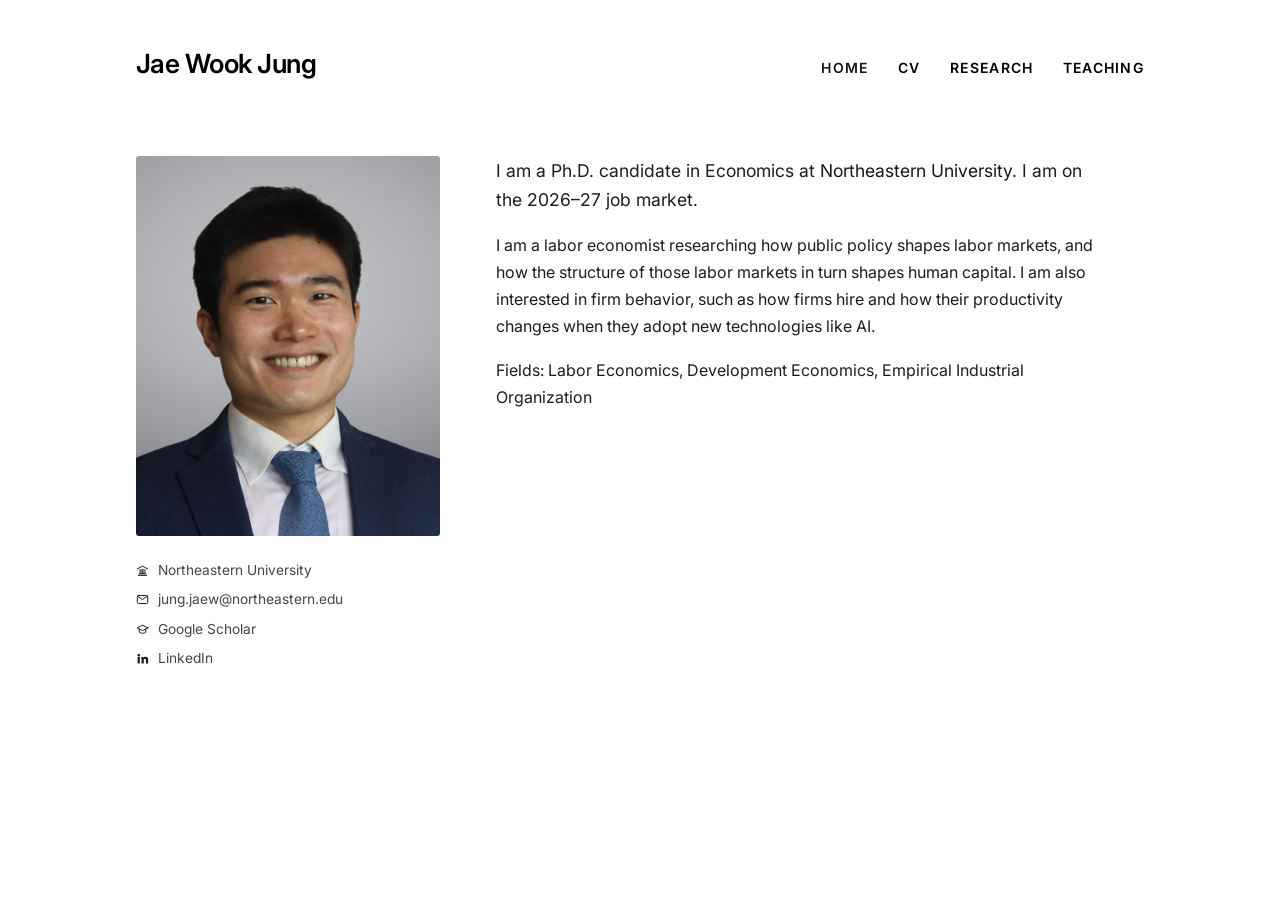
<file: index.html>
<!DOCTYPE html>
<html lang="en">
<head>
<meta charset="utf-8">
<meta name="viewport" content="width=device-width, initial-scale=1">
<title>Jae Wook Jung | Economics | Northeastern University</title>
<meta name="description" content="Jae Wook Jung, Ph.D. Candidate in Economics at Northeastern University. Fields: Labor Economics, Development Economics, Industrial Organization.">
<link rel="preconnect" href="https://fonts.googleapis.com">
<link rel="preconnect" href="https://fonts.gstatic.com" crossorigin>
<link href="https://fonts.googleapis.com/css2?family=Inter:wght@400;500;600&family=Newsreader:opsz,wght@6..72,400;6..72,500;6..72,600&display=swap" rel="stylesheet">
<link rel="stylesheet" href="style.css">
</head>
<body>
<div class="page">

<!-- ==================== TOP BAR ====================
     Name on the left, nav on the right. Same on all
     four pages except which link is aria-current.
     ================================================= -->
  <header class="topbar">
    <h1 class="topbar__name">Jae Wook Jung</h1>
     <nav class="nav" aria-label="Main">
      <a href="index.html" aria-current="page">Home</a>
      <a href="cv.pdf" target="_blank" rel="noopener">CV</a>
      <a href="research.html">Research</a>
      <a href="teaching.html">Teaching</a>
    </nav>
  </header>

<!-- ==================== SIDEBAR ==================== -->
  <aside class="sidebar">
    <figure class="sidebar__photo">
      <img src="photo.jpg" alt="Jae Wook Jung">
    </figure>
    <ul class="meta">
      <li>
        <svg viewBox="0 0 24 24" fill="none" stroke="currentColor" stroke-width="1.8" stroke-linecap="round" stroke-linejoin="round" aria-hidden="true"><path d="M2.5 9 12 4l9.5 5"/><path d="M4.5 21h15"/><path d="M6 18h12"/><path d="M7.5 9.8V18M11 9.8V18M13 9.8V18M16.5 9.8V18"/></svg>
        <a href="https://cssh.northeastern.edu/economics/" target="_blank" rel="noopener">Northeastern University</a>
      </li>
      <li>
        <svg viewBox="0 0 24 24" fill="none" stroke="currentColor" stroke-width="1.8" stroke-linecap="round" stroke-linejoin="round" aria-hidden="true"><rect x="2.5" y="4.5" width="19" height="15" rx="2"/><path d="m3 6 9 6 9-6"/></svg>
        <a href="mailto:jung.jaew@northeastern.edu">jung.jaew@northeastern.edu</a>
      </li>
      <li>
        <svg viewBox="0 0 24 24" fill="none" stroke="currentColor" stroke-width="1.8" stroke-linecap="round" stroke-linejoin="round" aria-hidden="true"><path d="M22 9 12 4 2 9l10 5 10-5z"/><path d="M6 11.5V17c3.5 2.5 8.5 2.5 12 0v-5.5"/></svg>
        <a href="https://scholar.google.com/" target="_blank" rel="noopener">Google Scholar</a>
      </li>
      <li>
        <svg viewBox="0 0 24 24" fill="currentColor" aria-hidden="true"><path d="M4.98 3.5a2.5 2.5 0 1 1 0 5 2.5 2.5 0 0 1 0-5zM3 9h4v12H3zM10 9h3.8v1.7h.05c.53-.95 1.83-1.95 3.77-1.95 4.03 0 4.78 2.5 4.78 5.76V21h-4v-5.6c0-1.34-.03-3.07-1.9-3.07-1.9 0-2.2 1.46-2.2 2.97V21h-4z"/></svg>
        <a href="https://www.linkedin.com/in/jae-wook-jung/" target="_blank" rel="noopener">LinkedIn</a>
      </li>
    </ul>
  </aside>

  <main class="main">

    <p class="lead">
      I am a Ph.D. candidate in Economics at
      <a href="https://cssh.northeastern.edu/economics/">Northeastern University</a>.
      I am on the 2026&ndash;27 job market.
    </p>

    <p>
      I am a labor economist researching how public policy shapes labor markets,
      and how the structure of those labor markets in turn shapes human capital.
      I am also interested in firm behavior, such as how firms hire and how their
      productivity changes when they adopt new technologies like AI.
    </p>

     <p>
      Fields: Labor Economics, Development Economics, 
          Empirical Industrial Organization
    </p>


  </main>
</div>
</body>
</html>
</file>
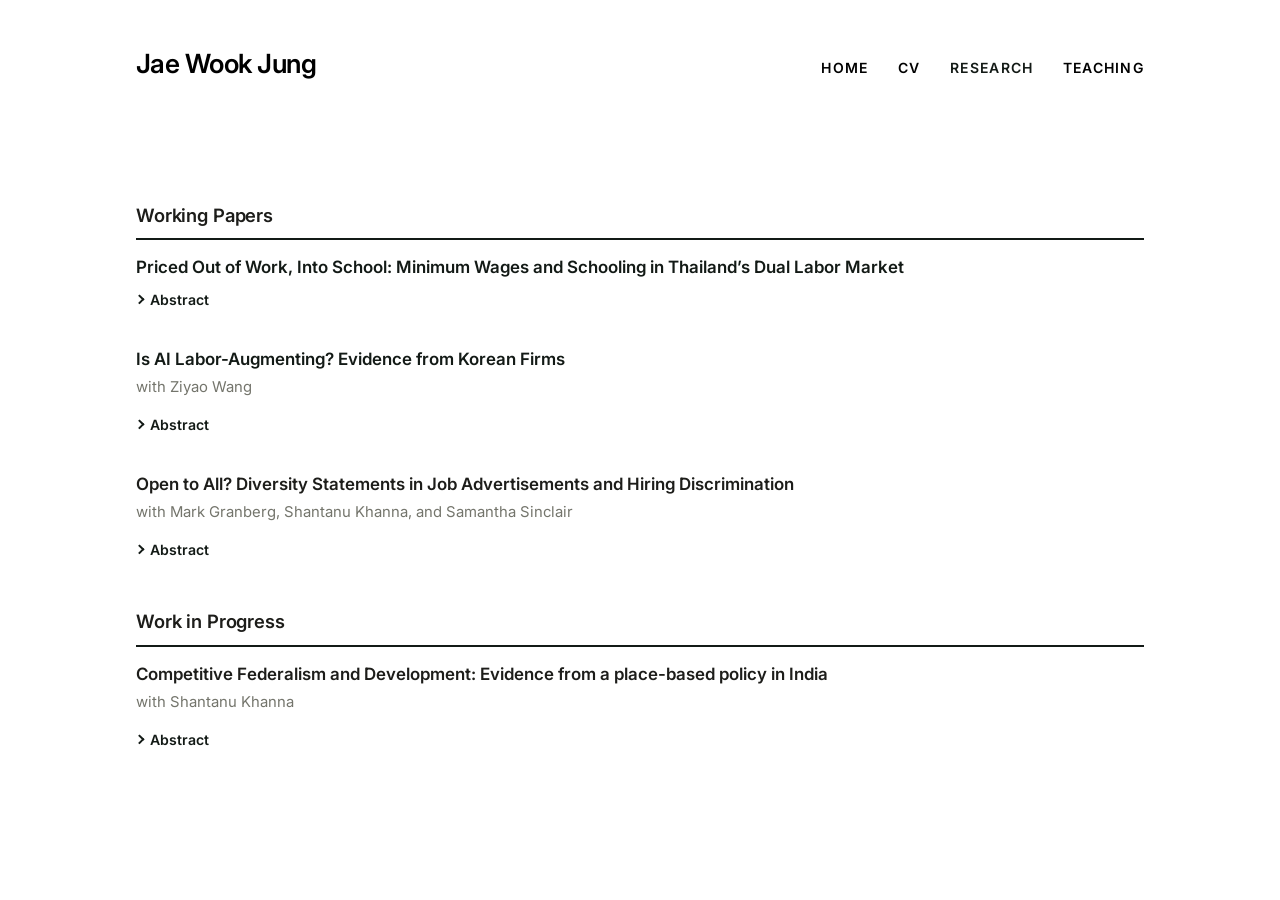
<file: research.html>
<!DOCTYPE html>
<html lang="en">
<head>
<meta charset="utf-8">
<meta name="viewport" content="width=device-width, initial-scale=1">
<title>Research | Jae Wook Jung</title>
<meta name="description" content="Research by Jae Wook Jung, Ph.D. Candidate in Economics at Northeastern University.">
<link rel="preconnect" href="https://fonts.googleapis.com">
<link rel="preconnect" href="https://fonts.gstatic.com" crossorigin>
<link href="https://fonts.googleapis.com/css2?family=Inter:wght@400;500;600&display=swap" rel="stylesheet">
<link rel="stylesheet" href="style.css">
<style>
    /* Let titles and abstracts use the full width of the page */
  .page--full .paper,
  .page--full .paper h3,
  .page--full .paper p,
  .page--full .paper details,
  .page--full .paper .abstract {
    max-width: none !important;
    width: auto !important;
  }

  /* Fold/unfold abstracts */
  .paper .abstract-toggle { margin: 0.1rem 0 0; }
  .paper .abstract-toggle summary {
    display: inline-flex;
    align-items: center;
    gap: 0.35rem;
    cursor: pointer;
    list-style: none;
    font-size: 0.88rem;
    font-weight: 600;
    color: var(--olive, #556b2f);
    user-select: none;
  }
  .paper .abstract-toggle summary::-webkit-details-marker { display: none; }
  .paper .abstract-toggle summary::before {
    content: "";
    width: 0.42rem;
    height: 0.42rem;
    border-right: 2px solid currentColor;
    border-bottom: 2px solid currentColor;
    transform: rotate(-45deg);
    transition: transform 0.15s ease;
    margin-right: 0.1rem;
  }
  .paper .abstract-toggle[open] summary::before { transform: rotate(45deg); }
  .paper .abstract-toggle summary:hover { color: var(--olive-dark, #3e4f21); }
  .paper .abstract-toggle summary:focus-visible {
    outline: 2px solid var(--olive, #556b2f);
    outline-offset: 3px;
    border-radius: 2px;
  }
  .paper .abstract-toggle .abstract { margin-top: 0.45rem; }
  @media (prefers-reduced-motion: reduce) {
    .paper .abstract-toggle summary::before { transition: none; }
  }

/* Underline linked paper titles on hover */
  .paper h3 a {
    text-decoration: none;
    text-underline-offset: 3px;
    text-decoration-thickness: 1px;
  }
  .paper h3 a:hover,
  .paper h3 a:focus-visible {
    text-decoration: underline;
  }
</style>
</head>
<body>
<div class="page page--full">

  <header class="topbar">
    <h1 class="topbar__name"><a href="index.html">Jae Wook Jung</a></h1>
    <nav class="nav" aria-label="Main">
      <a href="index.html">Home</a>
      <a href="cv.pdf" target="_blank" rel="noopener">CV</a>
      <a href="research.html" aria-current="page">Research</a>
      <a href="teaching.html">Teaching</a>
    </nav>
  </header>

  <main class="main">

    <h2>Working Papers</h2>

    <!-- Job market paper first. Delete the <span class="tag"> if you
         would rather not label it. -->
    <article class="paper">
            <h3><a href="Jung_JMP.pdf" target="_blank" rel="noopener">Priced Out of Work, Into School: Minimum Wages and Schooling in Thailand&rsquo;s Dual Labor Market</a></h3>
      <details class="abstract-toggle">
        <summary>Abstract</summary>
                <p class="abstract">
          This paper examines how a minimum wage increase affects youth schooling in a
          developing economy where many workers hold uncovered jobs that the minimum wage
          does not reach. I extend a model of the schooling decision in this dual labor
          market. In the model, a higher minimum wage increases the wage youth could earn by
          leaving school but can also make those jobs harder to find. It can also raise the
          value of a high school diploma if covered job losses fall on workers without one.
          Using Thailand&rsquo;s 300 Baht minimum wage policy and variation in mandated
          increases across provinces, I find that youth had a harder time finding covered
          jobs. Among adults, covered employment fell for workers without a diploma and rose
          for those with one, increasing the benefit of a diploma. Enrollment among youth
          aged 15&ndash;17 increased by about 1.4 percentage points more in a province whose
          minimum wage increased by 10 percent more than another&rsquo;s, and the share
          working without attending school decreased by about 1.3 percentage points more.
          The gain was concentrated among youth from less-educated households. Household
          expenditure showed no detectable response, pointing to labor market changes rather
          than household resources as the source of the schooling response.
        </p>
      </details>
    </article>

    <article class="paper">
      <h3><a href="https://papers.ssrn.com/sol3/papers.cfm?abstract_id=7525778" target="_blank" rel="noopener">Is AI Labor-Augmenting? Evidence from Korean Firms</a></h3>
      <p class="authors">with <a href="https://ziyaowangecon.github.io/" target="_blank" rel="noopener">Ziyao Wang</a></p>
      <details class="abstract-toggle">
        <summary>Abstract</summary>
        <p class="abstract">
          Does Artificial Intelligence (AI) adoption bias technological change toward labor?
          We estimate the effect of AI adoption on labor-augmenting and Hicks-neutral
          productivity for Korean firms from 2017 to 2024. AI adoption raises
          labor-augmenting productivity by 6.1% and leaves Hicks-neutral productivity
          indistinguishable from zero, and the adoption effect on output is 1.6%.
          Manufacturing carries twice the labor-augmenting coefficient of information and
          communication (ICT). The labor efficiency comes through production processes in
          manufacturing and through product and service development in ICT. We recover firm
          markups and find no evidence that AI adoption raises them.
        </p>
      </details>
    </article>

    <!-- A paper with no PDF yet: drop the <a> and leave plain text. -->
    <article class="paper">
      <h3>Open to All? Diversity Statements in Job Advertisements and Hiring Discrimination</h3>
      <p class="authors">with
        <a href="https://sites.google.com/view/markgranberg/" target="_blank" rel="noopener">Mark Granberg</a>,
        <a href="https://www.shantanukhanna.com/" target="_blank" rel="noopener">Shantanu Khanna</a>, and
        <a href="https://www.lnu.se/en/staff/samantha.sinclair" target="_blank" rel="noopener">Samantha Sinclair</a>
      </p>
      <details class="abstract-toggle">
        <summary>Abstract</summary>
         <p class="abstract">
          Diversity statements are increasingly common in job advertisements. Using data from
          nearly 11,500 job advertisements in Sweden, we characterize the types of jobs and
          firms who choose to include diversity statements in a context where they are still
          relatively uncommon and opt-in. Further, we examine how the presence of diversity
          statements interacts with ethnic and gender discrimination in hiring decisions.
          Jobs that include diversity statements are much more likely to come from smaller
          firms and occupations like chefs, haircare, and cleaners. Using a correspondence
          study design, we find evidence of lower callbacks for ethnic minorities and higher
          callbacks for women. Prima facie, discrimination levels appear lower for jobs with
          diversity statements relative to those without, but this is not the case once we
          account for differences in job and employer characteristics using entropy
          balancing methods. From the perspective of an ethnic minority worker, applying to
          jobs with diversity statements is not associated with higher callback rates or
          lower discrimination levels.
        </p>
      </details>
    </article>

    <h2>Work in Progress</h2>

     <article class="paper">
      <h3>Competitive Federalism and Development: Evidence from a place-based policy in India</h3>
      <p class="authors">with <a href="https://www.shantanukhanna.com/" target="_blank" rel="noopener">Shantanu Khanna</a></p>
      <details class="abstract-toggle">
        <summary>Abstract</summary>
        <!--
<p class="abstract">
          We study India&rsquo;s Aspirational Districts Programme using synthetic
          difference-in-differences on nationally representative data from 2009&ndash;2023.
          The program raised labor force participation, especially in rural areas and among
          women, and reduced poverty. We also find evidence of slowing urbanization in treated districts, accompanied by a shift towards self-employment and away from regular wage work, with gains concentrated in the primary sector. 
        </p>
-->
      </details>
    </article>

  </main>
</div>
</body>
</html>
</file>
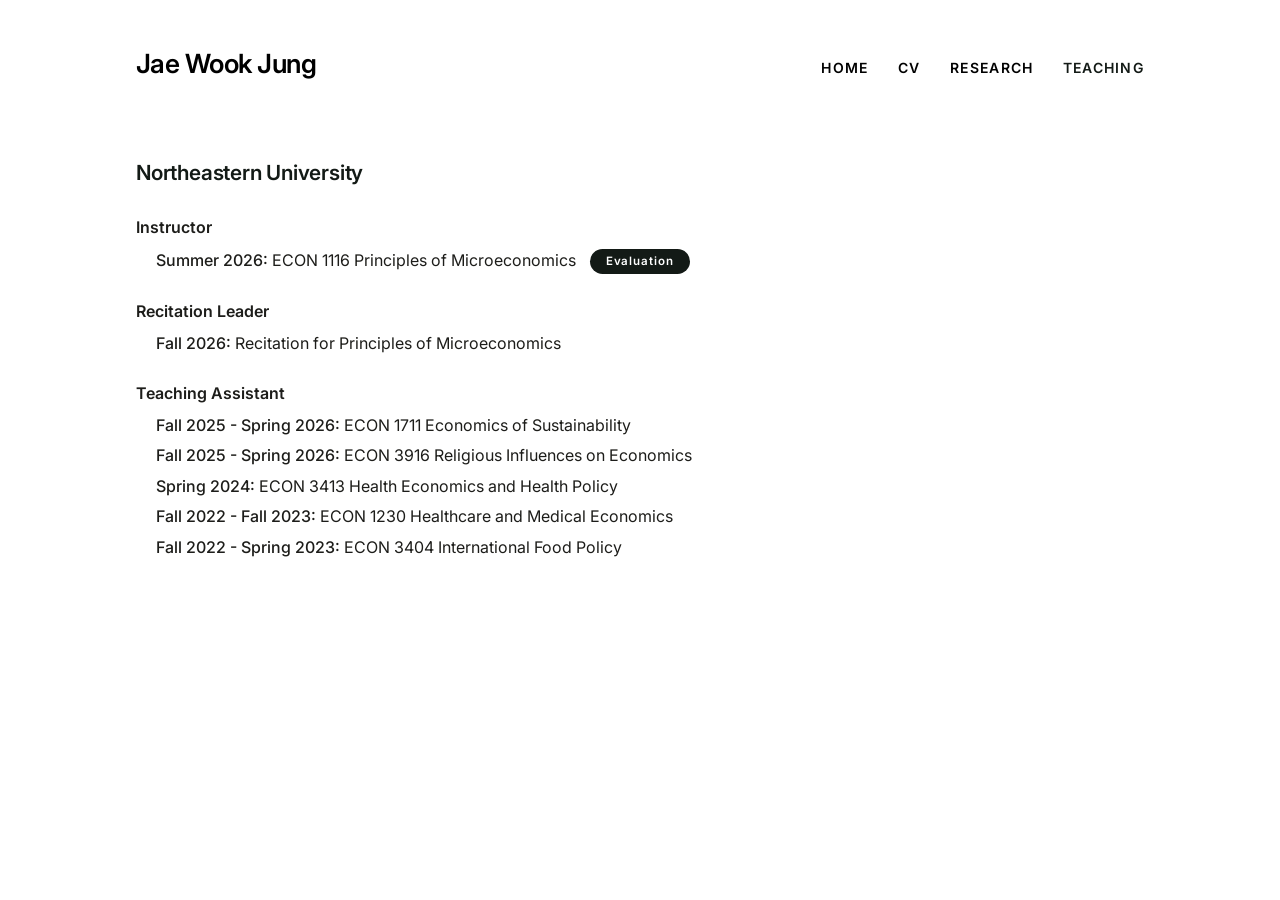
<file: teaching.html>
<!DOCTYPE html>
<html lang="en">
<head>
<meta charset="utf-8">
<meta name="viewport" content="width=device-width, initial-scale=1">
<title>Teaching | Jae Wook Jung</title>
<meta name="description" content="Teaching experience of Jae Wook Jung, Ph.D. Candidate in Economics at Northeastern University.">
<link rel="preconnect" href="https://fonts.googleapis.com">
<link rel="preconnect" href="https://fonts.gstatic.com" crossorigin>
<link href="https://fonts.googleapis.com/css2?family=Inter:wght@400;500;600&display=swap" rel="stylesheet">
<link rel="stylesheet" href="style.css">
<style>
  /* Teaching page only */
  .school {
    color: #131a16;
    font-size: 1.3rem;
    font-weight: 600;
    letter-spacing: -0.01em;
    margin: 2.75rem 0 1.1rem;
    padding: 0;
    border: none;
  }
  .school:first-of-type { margin-top: 0; }
  .role {
    font-size: 1rem;
    font-weight: 600;
    margin: 1.5rem 0 0.4rem;
  }
  .level {
    font-size: 0.88rem;
    font-weight: 600;
    color: #74756c;
    margin: 1rem 0 0.3rem;
  }
  .term {
    margin: 0 0 0.35rem;
    line-height: 1.55;
    padding-left: 1.25rem;
  }
  .term .when { font-weight: 500; }

    .pill {
    display: inline-block;
    padding: 0.2rem 1rem;
    border-radius: 999px;
    background: #131a16;
    color: #fff;
    font-size: 0.72rem;
    font-weight: 600;
    letter-spacing: 0.08em;
    margin-left: 0.6rem;
    vertical-align: 0.1em;
  }
  .pill:hover { color: #fff; background: #33473c; }
  
</style>
</head>
<body>
<div class="page page--full">
  <header class="topbar">
    <h1 class="topbar__name"><a href="index.html">Jae Wook Jung</a></h1>
    <nav class="nav" aria-label="Main">
      <a href="index.html">Home</a>
      <a href="cv.pdf" target="_blank" rel="noopener">CV</a>
      <a href="research.html">Research</a>
      <a href="teaching.html" aria-current="page">Teaching</a>
    </nav>
  </header>
  <main class="main">

    <h2 class="school">Northeastern University</h2>

    <p class="role">Instructor</p>
    <p class="term"><span class="when">Summer 2026:</span> ECON 1116 Principles of Microeconomics <a class="pill" href="trace_26_summer_principle_econ.pdf" target="_blank" rel="noopener">Evaluation</a></p>

    <p class="role">Recitation Leader</p>
    <p class="term"><span class="when">Fall 2026:</span> Recitation for Principles of Microeconomics</p>

    <p class="role">Teaching Assistant</p>
    <p class="term"><span class="when">Fall 2025 - Spring 2026:</span> ECON 1711 Economics of Sustainability</p>
    <p class="term"><span class="when">Fall 2025 - Spring 2026:</span> ECON 3916 Religious Influences on Economics</p>
    <p class="term"><span class="when">Spring 2024:</span> ECON 3413 Health Economics and Health Policy</p>
    <p class="term"><span class="when">Fall 2022 - Fall 2023:</span> ECON 1230 Healthcare and Medical Economics</p>
    <p class="term"><span class="when">Fall 2022 - Spring 2023:</span> ECON 3404 International Food Policy</p>

  </main>
</div>
</body>
</html>
</file>
<file: style.css>
/* ============================================================
   Jae Wook Jung — academic site
   Left sidebar with portrait, dark green accent.
   All colors live in :root. Change once, applies everywhere.
   ============================================================ */

:root {
  --ink:          #1d1d1a;
  --ink-soft:     #45463f;
  --mute:         #74756c;
  --paper:        #ffffff;
  --rule:         #e4e4dd;

  --olive:        #131a16;   /* dark green — the accent */
  --olive-dark:   #131a16;   /* hover: lighter, so the change is visible */
  --olive-wash:   #131a16;   /* pale tint behind the paper block */  /* pale tint behind the paper block */

  --measure:      38rem;
  --sidebar:      19rem;

  --sans: "Inter", -apple-system, BlinkMacSystemFont, "Segoe UI", Helvetica, Arial, sans-serif;
  --display: var(--sans);   /* headings use Inter too */
}

*, *::before, *::after { box-sizing: border-box; }
html { -webkit-text-size-adjust: 100%; }

body {
  margin: 0;
  background: var(--paper);
  color: var(--ink);
  font-family: var(--sans);
  font-size: 1rem;
  line-height: 1.68;
  -webkit-font-smoothing: antialiased;
}

a { color: var(--olive); text-decoration: none; }
a:hover { color: var(--olive-dark); text-decoration: none; }
a:focus-visible {
  outline: 2px solid var(--olive);
  outline-offset: 3px;
  border-radius: 2px;
}

/* ---------- Frame ---------- */

.page {
  display: grid;
  grid-template-columns: var(--sidebar) minmax(0, 1fr);
  gap: 2rem 3.5rem;
  max-width: 68rem;
  margin: 0 auto;
  padding: 3rem 2.5rem 6rem;
}

/* ---------- Top bar: name left, nav right ---------- */

.topbar {
  grid-column: 1 / -1;
  display: flex;
  flex-wrap: wrap;
  justify-content: space-between;
  align-items: baseline;
  gap: 1rem 2rem;
}

.topbar__name a { color: #000; }
.topbar__name a:hover { color: #000; }

.topbar__name {
  font-family: var(--display);
  font-size: 1.65rem;
  font-weight: 600;
  line-height: 1.15;
  letter-spacing: -0.02em;
  color: #000;
  margin: 0;
}

/* ---------- Sidebar ---------- */

.sidebar {
  position: sticky;
  top: 2.5rem;
  align-self: start;
}

.sidebar__photo {
  margin: 0 0 1.25rem;
  width: 100%;
}
.sidebar__photo img {
  display: block;
  width: 100%;
  aspect-ratio: 4 / 5;
  object-fit: cover;
  border-radius: 3px;
  background: var(--olive-wash);
}

.sidebar__role {
  font-size: 0.92rem;
  font-weight: 500;
  color: var(--ink);
  margin: 0 0 1rem;
}

/* Contact list with icons */

.meta {
  list-style: none;
  margin: 0;
  padding: 0;
  font-size: 0.86rem;
}
.meta li {
  display: flex;
  align-items: center;
  gap: 0.55rem;
  padding: 0.32rem 0;
  color: var(--ink-soft);
  line-height: 1.4;
}
.meta svg {
  width: 13px;
  height: 13px;
  flex: 0 0 13px;
  color: var(--olive);
}
.meta a { color: var(--ink-soft); }
.meta a:hover { color: var(--olive-dark); text-decoration: none; }

/* ---------- Main column ---------- */

.main { min-width: 0; }

/* Nav */

.nav {
  display: flex;
  flex-wrap: wrap;
  justify-content: flex-end;
  gap: 1.85rem;
  margin: 0 0 2.75rem;
}
.nav a {
  font-size: 0.875rem;
  font-weight: 600;
  letter-spacing: 0.09em;
  text-transform: uppercase;
  color: #000;
  transition: color 130ms ease;
}
.nav a:hover {
  color: var(--olive-dark);
  text-decoration: none;
}
.nav a[aria-current="page"] {
  color: var(--olive);
}

/* Type */

h1.page-title {
  font-family: var(--display);
  font-size: 1.6rem;
  font-weight: 600;
  letter-spacing: -0.02em;
  margin: 0 0 1.25rem;
}

h2 {
  font-size: 1.15rem;
  font-weight: 600;
  letter-spacing: -0.008em;
  margin: 2.75rem 0 1rem;
  padding-bottom: 0.5rem;
  border-bottom: 2px solid var(--olive);
}

h3 {
  font-size: 1.05rem;
  font-weight: 600;
  line-height: 1.4;
  margin: 0 0 0.35rem;
}

p { margin: 0 0 1.1rem; max-width: var(--measure); }
.lead { font-size: 1.1rem; }

strong { font-weight: 600; }
em { color: var(--ink-soft); }

/* ---------- Job market paper block ---------- */

.jmp {
  background: var(--olive-wash);
  border-left: 4px solid var(--olive);
  padding: 1.35rem 1.5rem 1.15rem;
  margin: 2rem 0;
  max-width: var(--measure);
}
.jmp .eyebrow {
  font-size: 0.7rem;
  font-weight: 600;
  letter-spacing: 0.11em;
  text-transform: uppercase;
  color: var(--olive);
  margin: 0 0 0.5rem;
}
.jmp h3 { font-size: 1.12rem; margin-bottom: 0.6rem; }
.jmp p { margin-bottom: 0.85rem; }
.jmp .actions { font-size: 0.88rem; font-weight: 500; margin-bottom: 0; }
.jmp .actions a + a { margin-left: 1.25rem; }

/* ---------- Fields / simple two-column facts ---------- */

.facts { margin: 0 0 1rem; max-width: var(--measure); }
.facts div {
  display: grid;
  grid-template-columns: 6.5rem 1fr;
  gap: 1rem;
  padding: 0.55rem 0;
  border-bottom: 1px solid var(--rule);
}
.facts dt {
  font-size: 0.82rem;
  font-weight: 600;
  color: var(--mute);
  text-transform: uppercase;
  letter-spacing: 0.05em;
  padding-top: 0.18rem;
}
.facts dd { margin: 0; }

/* ---------- Papers ---------- */

.paper {
  padding: 1.3rem 0;
  border-bottom: 1px solid var(--rule);
  max-width: var(--measure);
}
.paper:last-of-type { border-bottom: none; }
.paper .authors, .paper .outlet {
  color: var(--mute);
  font-size: 0.93rem;
  margin: 0 0 0.45rem;
}
.paper .links { font-size: 0.88rem; font-weight: 500; margin-bottom: 0; }
.paper .links a + a { margin-left: 1rem; }

details.abstract-toggle { margin: 0.5rem 0 0.7rem; max-width: var(--measure); }
details.abstract-toggle summary {
  font-size: 0.88rem;
  font-weight: 500;
  color: var(--olive);
  cursor: pointer;
  list-style: none;
}
details.abstract-toggle summary::-webkit-details-marker { display: none; }
details.abstract-toggle summary::before { content: "+ "; }
details.abstract-toggle[open] summary::before { content: "\2013 "; }
details.abstract-toggle p {
  margin-top: 0.6rem;
  font-size: 0.96rem;
  color: var(--ink-soft);
}

/* ---------- Courses ---------- */

.course {
  display: grid;
  grid-template-columns: 7rem 1fr;
  gap: 1rem;
  padding: 0.8rem 0;
  border-bottom: 1px solid var(--rule);
  max-width: var(--measure);
}
.course .code {
  font-size: 0.85rem;
  font-weight: 600;
  color: var(--olive);
  padding-top: 0.12rem;
  margin: 0;
}
.course .title { font-weight: 600; margin: 0 0 0.15rem; }
.course .detail { color: var(--mute); font-size: 0.92rem; margin: 0; }

/* ---------- Button ---------- */

.button {
  display: inline-block;
  padding: 0.68rem 1.4rem;
  background: var(--olive);
  color: #fff;
  border-radius: 2px;
  font-size: 0.9rem;
  font-weight: 500;
}
.button:hover { background: var(--olive-dark); text-decoration: none; }

.updated { font-size: 0.85rem; color: var(--mute); }

/* ---------- Pages with no sidebar (Research, CV, Teaching) ---------- */

.page--full {
  grid-template-columns: minmax(0, 1fr);
  max-width: 68rem;
}


/* ---------- Paper entries, Caicedo style ---------- */

.paper {
  padding: 0;
  border-bottom: none;
  margin: 0 0 2.25rem;
}
.paper h3 {
  font-size: 1.06rem;
  font-weight: 600;
  margin: 0 0 0.25rem;
}
.paper h3 a { color: var(--olive); }
.paper h3 a:hover { color: #33473c; }
.paper .authors {
  color: var(--mute);
  font-size: 0.93rem;
  margin: 0 0 0.55rem;
}
.paper .authors a { color: var(--mute); }
.paper .authors a:hover { color: var(--olive); }
.paper .abstract {
  font-size: 0.85rem;
  line-height: 1.62;
  color: var(--ink-soft);
  margin: 0;
}
.paper .links {
  font-size: 0.85rem;
  font-weight: 500;
  margin: 0.5rem 0 0;
}
.paper .links a + a { margin-left: 1rem; }

.tag {
  display: inline-block;
  font-size: 0.66rem;
  font-weight: 600;
  letter-spacing: 0.09em;
  text-transform: uppercase;
  color: #fff;
  background: var(--olive);
  padding: 0.14rem 0.5rem;
  border-radius: 2px;
  vertical-align: 0.14em;
  margin-left: 0.45rem;
}

/* Work-in-progress entries: title and coauthors only */
.paper--wip { margin-bottom: 1.35rem; }

/* ---------- Mobile ---------- */

@media (max-width: 860px) {
  .page {
    grid-template-columns: 1fr;
    gap: 2rem;
    padding: 2rem 1.35rem 4rem;
  }
  .sidebar {
    position: static;
    display: grid;
    grid-template-columns: 8.5rem 1fr;
    gap: 1.25rem;
    align-items: start;
  }
  .sidebar__photo { grid-row: span 3; margin-bottom: 0; }
  .sidebar__role { margin-bottom: 0.5rem; }
  .meta { grid-column: 2; }
  .topbar { align-items: flex-start; gap: 0.75rem; }
  .topbar__name { font-size: 1.4rem; }
  h1.page-title { font-size: 1.4rem; }
  .nav { gap: 1.15rem; margin-bottom: 2rem; justify-content: flex-end; }
  .nav a { font-size: 0.8rem; letter-spacing: 0.06em; }
  .facts div { grid-template-columns: 1fr; gap: 0.1rem; }
  .course { grid-template-columns: 1fr; gap: 0.15rem; }
}

@media (max-width: 520px) {
  .sidebar { grid-template-columns: 1fr; }
  .sidebar__photo { grid-row: auto; max-width: 12rem; }
  .meta { grid-column: 1; }
}

@media (prefers-reduced-motion: reduce) {
  * { transition-duration: 0.01ms !important; }
}

@media print {
  .nav, .sidebar__photo { display: none; }
  .page { display: block; padding: 0; }
  a { color: var(--ink); }
}
</file>
